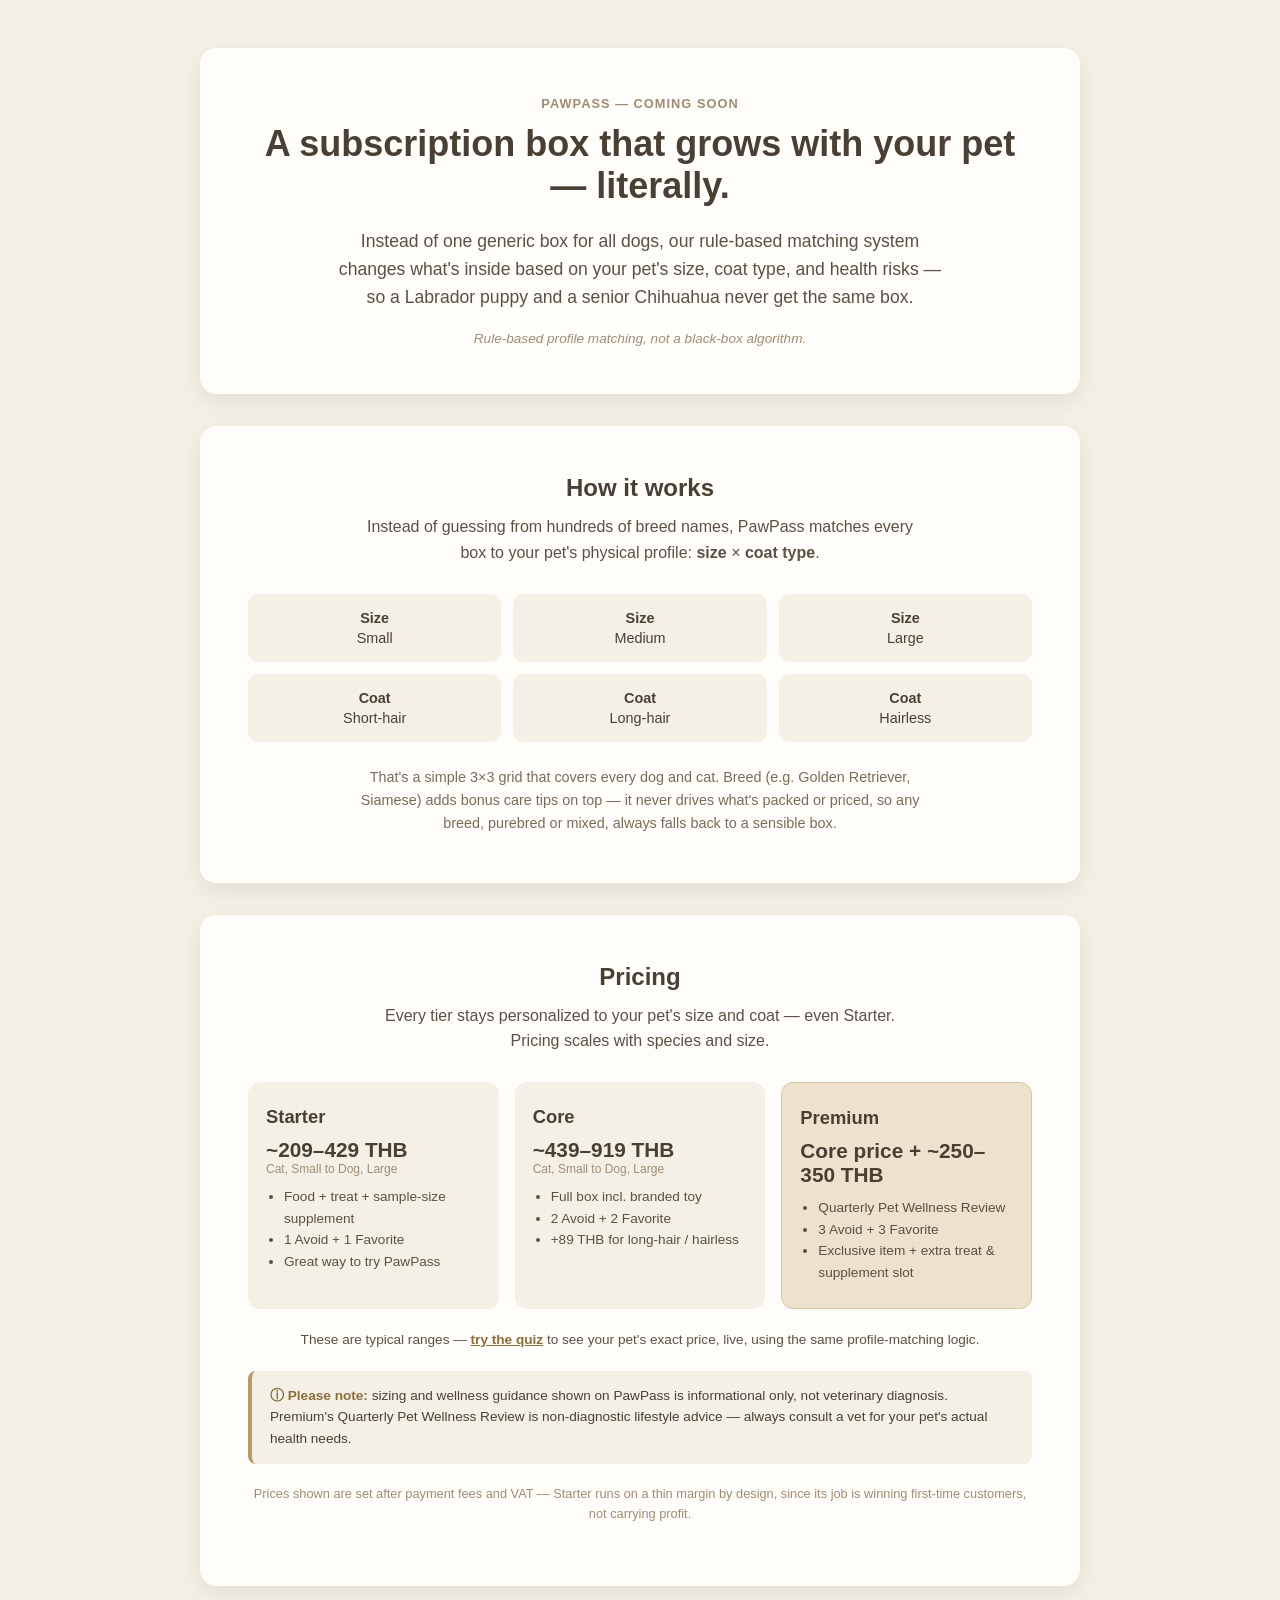
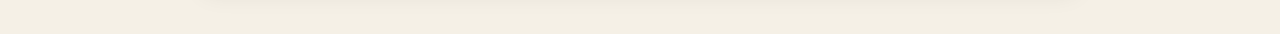
<file: index.html>
<!doctype html>
<html lang="en">
<head>
  <meta charset="UTF-8" />
  <meta name="viewport" content="width=device-width, initial-scale=1.0" />
  <meta name="description" content="PawPass is a monthly subscription box for dogs and cats in Thailand, personalized by your pet's size and coat type." />
  <title>PawPass</title>
  <link rel="icon" href="data:image/svg+xml,<svg xmlns='http://www.w3.org/2000/svg' viewBox='0 0 100 100'><text y='.9em' font-size='90'>🐾</text></svg>" />
  <link rel="stylesheet" href="styles.css" />
  <style>
    /* Hero */
    .hero {
      text-align: center;
    }

    .hero .eyebrow {
      letter-spacing: 0.08em;
      text-transform: uppercase;
      font-size: 0.8rem;
      color: #a08c74;
      font-weight: 600;
      margin-bottom: 12px;
    }

    .hero h1 {
      margin: 0 0 20px;
      font-size: 2.25rem;
      font-weight: 700;
    }

    .hero p {
      font-size: 1.1rem;
      line-height: 1.6;
      max-width: 620px;
      margin: 0 auto;
      color: #5c5044;
    }

    .hero .note {
      margin-top: 20px;
      font-size: 0.85rem;
      color: #a08c74;
      font-style: italic;
    }

    /* How it works */
    .matrix {
      display: grid;
      grid-template-columns: repeat(3, 1fr);
      gap: 12px;
      margin-bottom: 24px;
    }

    .matrix .cell {
      background-color: #f5f0e6;
      border-radius: 10px;
      padding: 16px 12px;
      text-align: center;
      font-size: 0.9rem;
      color: #4a3f35;
    }

    .matrix .cell strong {
      display: block;
      margin-bottom: 4px;
    }

    .how-note {
      font-size: 0.9rem;
      color: #7a6c5b;
      text-align: center;
      max-width: 560px;
      margin: 0 auto;
      line-height: 1.6;
    }

    /* Pricing */
    .pricing-grid {
      display: grid;
      grid-template-columns: repeat(3, 1fr);
      gap: 16px;
    }

    .tier {
      background-color: #f5f0e6;
      border-radius: 12px;
      padding: 24px 18px;
      display: flex;
      flex-direction: column;
      gap: 10px;
    }

    .tier.premium {
      background-color: #ece2cd;
      border: 1px solid #d8c6a5;
    }

    .tier h3 {
      margin: 0;
      font-size: 1.15rem;
    }

    .tier .price {
      font-size: 1.3rem;
      font-weight: 700;
      color: #4a3f35;
    }

    .tier .price span {
      font-size: 0.75rem;
      font-weight: 400;
      color: #a08c74;
      display: block;
    }

    .tier ul {
      margin: 0;
      padding-left: 18px;
      font-size: 0.85rem;
      line-height: 1.6;
      color: #5c5044;
    }

    .pricing-note {
      margin-top: 20px;
      font-size: 0.8rem;
      color: #a08c74;
      text-align: center;
      line-height: 1.6;
    }

    .cta-note {
      margin-top: 20px;
      font-size: 0.85rem;
      color: #5c5044;
      text-align: center;
      line-height: 1.6;
    }

    .cta-note a {
      color: #8a6d3b;
      font-weight: 600;
    }

    @media (max-width: 640px) {
      .matrix,
      .pricing-grid {
        grid-template-columns: 1fr;
      }
    }
  </style>
</head>
<body>
  <div class="wrap">

    <!-- Hero -->
    <section class="card hero">
      <div class="eyebrow">PawPass — coming soon</div>
      <h1>A subscription box that grows with your pet — literally.</h1>
      <p>
        Instead of one generic box for all dogs, our rule-based matching system changes
        what's inside based on your pet's size, coat type, and health risks — so a
        Labrador puppy and a senior Chihuahua never get the same box.
      </p>
      <div class="note">Rule-based profile matching, not a black-box algorithm.</div>
    </section>

    <!-- How it works -->
    <section class="card">
      <h2>How it works</h2>
      <p class="section-intro">
        Instead of guessing from hundreds of breed names, PawPass matches every box to
        your pet's physical profile: <strong>size</strong> × <strong>coat type</strong>.
      </p>
      <div class="matrix">
        <div class="cell"><strong>Size</strong>Small</div>
        <div class="cell"><strong>Size</strong>Medium</div>
        <div class="cell"><strong>Size</strong>Large</div>
        <div class="cell"><strong>Coat</strong>Short-hair</div>
        <div class="cell"><strong>Coat</strong>Long-hair</div>
        <div class="cell"><strong>Coat</strong>Hairless</div>
      </div>
      <p class="how-note">
        That's a simple 3×3 grid that covers every dog and cat. Breed (e.g. Golden
        Retriever, Siamese) adds bonus care tips on top — it never drives what's packed
        or priced, so any breed, purebred or mixed, always falls back to a sensible box.
      </p>
    </section>

    <!-- Pricing -->
    <section class="card">
      <h2>Pricing</h2>
      <p class="section-intro">
        Every tier stays personalized to your pet's size and coat — even Starter.
        Pricing scales with species and size.
      </p>
      <div class="pricing-grid">
        <div class="tier">
          <h3>Starter</h3>
          <div class="price" id="starter-price">~209–429 THB<span>Cat, Small to Dog, Large</span></div>
          <ul>
            <li>Food + treat + sample-size supplement</li>
            <li>1 Avoid + 1 Favorite</li>
            <li>Great way to try PawPass</li>
          </ul>
        </div>
        <div class="tier">
          <h3>Core</h3>
          <div class="price" id="core-price">~439–919 THB<span>Cat, Small to Dog, Large</span></div>
          <ul>
            <li>Full box incl. branded toy</li>
            <li>2 Avoid + 2 Favorite</li>
            <li id="core-addon">+89 THB for long-hair / hairless</li>
          </ul>
        </div>
        <div class="tier premium">
          <h3>Premium</h3>
          <div class="price" id="premium-price">Core price + ~250–350 THB</div>
          <ul>
            <li>Quarterly Pet Wellness Review</li>
            <li>3 Avoid + 3 Favorite</li>
            <li>Exclusive item + extra treat &amp; supplement slot</li>
          </ul>
        </div>
      </div>

      <p class="cta-note">
        These are typical ranges — <a href="customize.html">try the quiz</a> to see
        your pet's exact price, live, using the same profile-matching logic.
      </p>

      <div class="disclaimer">
        <strong>ⓘ Please note:</strong> sizing and wellness guidance shown on PawPass
        is informational only, not veterinary diagnosis. Premium's Quarterly Pet
        Wellness Review is non-diagnostic lifestyle advice — always consult a vet for
        your pet's actual health needs.
      </div>

      <p class="pricing-note">
        Prices shown are set after payment fees and VAT — Starter runs on a thin margin
        by design, since its job is winning first-time customers, not carrying profit.
      </p>
    </section>

  </div>

  <!-- Pricing numbers are computed from pricing-data.js (the shared source
       of truth) rather than hand-typed, so this page and the future
       customize quiz (Phase 3) can never drift apart on price. The text
       already in the HTML above is a fallback shown if JS is unavailable. -->
  <script type="module">
    import { PAWPASS_PRICING, getTierPriceRange } from './pricing-data.js';

    const starter = getTierPriceRange('starter');
    const core = getTierPriceRange('core');
    const { addOnMin, addOnMax } = PAWPASS_PRICING.premium;
    const { longHairHairlessAddOn } = PAWPASS_PRICING.core;

    document.getElementById('starter-price').innerHTML =
      `~${starter.min}–${starter.max} THB<span>Cat, Small to Dog, Large</span>`;
    document.getElementById('core-price').innerHTML =
      `~${core.min}–${core.max} THB<span>Cat, Small to Dog, Large</span>`;
    document.getElementById('core-addon').textContent =
      `+${longHairHairlessAddOn} THB for long-hair / hairless`;
    document.getElementById('premium-price').textContent =
      `Core price + ~${addOnMin}–${addOnMax} THB`;
  </script>
</body>
</html>
</file>
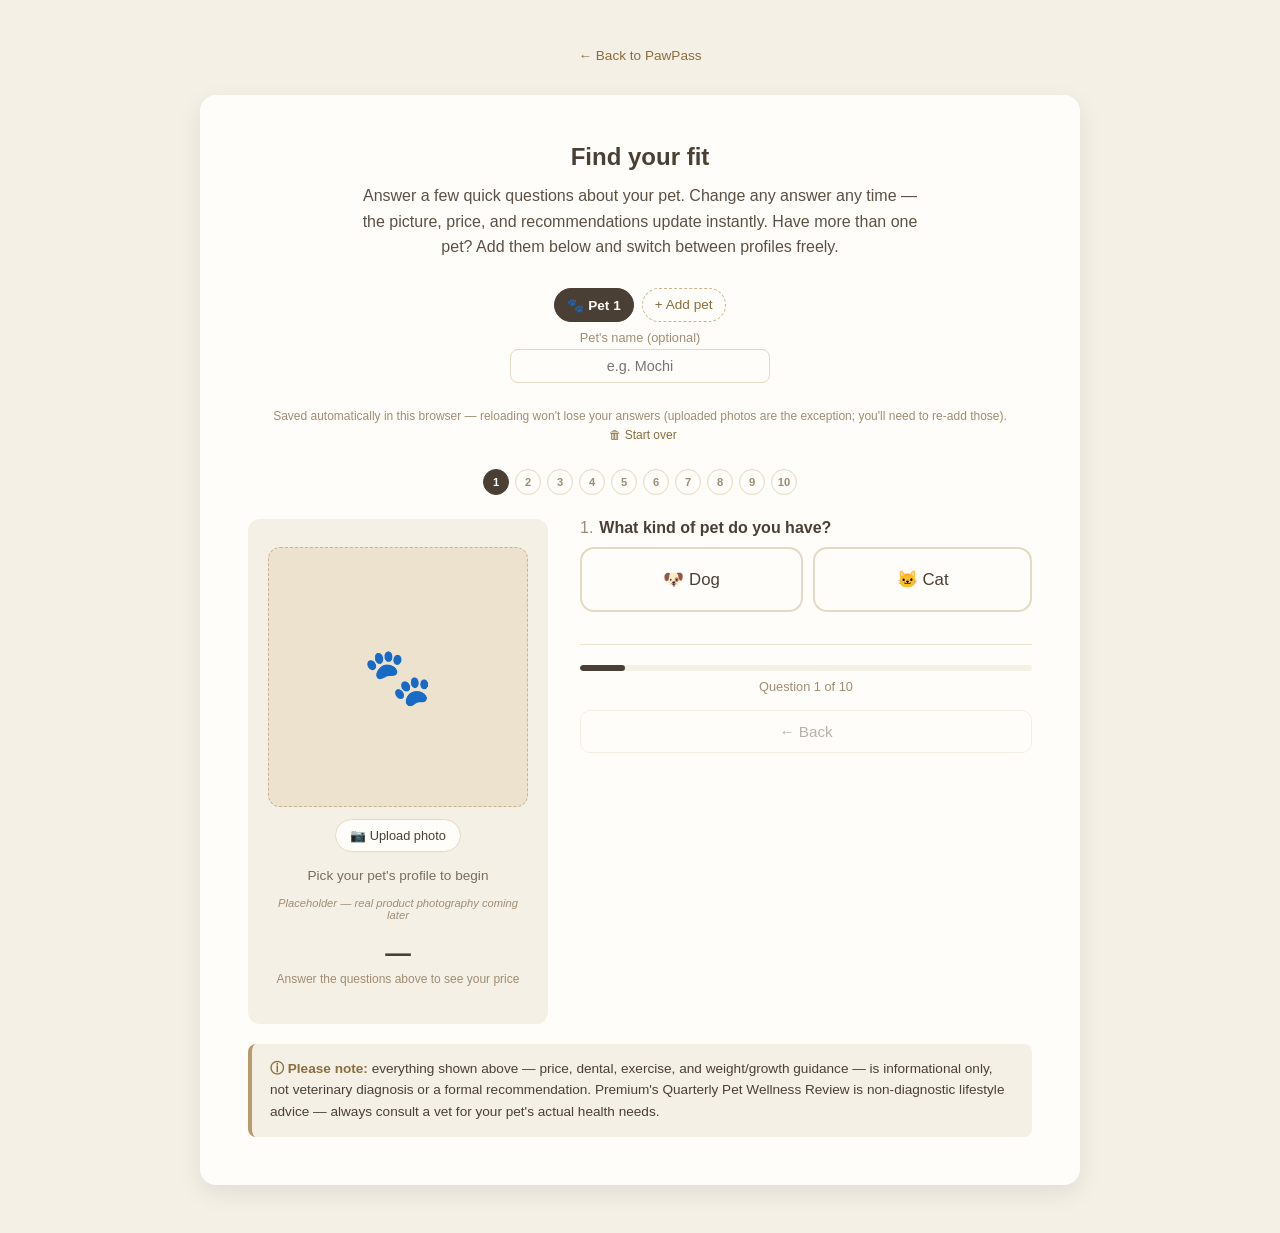
<file: customize.html>
<!doctype html>
<html lang="en">
<head>
  <meta charset="UTF-8" />
  <meta name="viewport" content="width=device-width, initial-scale=1.0" />
  <meta name="description" content="Answer a few quick questions about your pet and see your personalized PawPass box, price, and care recommendations, live." />
  <title>PawPass — Find Your Fit</title>
  <link rel="icon" href="data:image/svg+xml,<svg xmlns='http://www.w3.org/2000/svg' viewBox='0 0 100 100'><text y='.9em' font-size='90'>🐾</text></svg>" />
  <link rel="stylesheet" href="styles.css" />
  <style>
    .top-nav {
      text-align: center;
    }

    /* Pet tabs (multi-pet quick-switch) */
    .pet-tabs {
      display: flex;
      gap: 8px;
      flex-wrap: wrap;
      justify-content: center;
      margin-bottom: 8px;
    }

    .pet-tab {
      display: inline-flex;
      align-items: center;
      gap: 6px;
      padding: 8px 12px;
      border-radius: 999px;
      border: 1.5px solid #e4d9c4;
      background-color: #fffdf9;
      color: #4a3f35;
      font-size: 0.85rem;
      cursor: pointer;
    }

    .pet-tab[aria-current="true"] {
      background-color: #4a3f35;
      border-color: #4a3f35;
      color: #fffdf9;
      font-weight: 600;
    }

    .pet-tab .remove-pet {
      opacity: 0.6;
      font-size: 0.75rem;
    }

    .pet-tab .remove-pet:hover {
      opacity: 1;
    }

    .add-pet-btn {
      padding: 8px 12px;
      border-radius: 999px;
      border: 1.5px dashed #c8b48c;
      background-color: transparent;
      color: #8a6d3b;
      font-size: 0.85rem;
      cursor: pointer;
    }

    .add-pet-btn:hover {
      background-color: #f5f0e6;
    }

    .pet-name-row {
      text-align: center;
      margin-bottom: 24px;
    }

    .pet-name-row label {
      display: block;
      font-size: 0.8rem;
      color: #a08c74;
      margin-bottom: 4px;
    }

    .pet-name-row input[type="text"] {
      width: 100%;
      max-width: 260px;
      padding: 8px 12px;
      border-radius: 8px;
      border: 1.5px solid #e4d9c4;
      background-color: #fffdf9;
      color: #4a3f35;
      font-size: 0.9rem;
      text-align: center;
    }

    .autosave-note {
      text-align: center;
      font-size: 0.75rem;
      color: #a08c74;
      margin: 0 0 24px;
      line-height: 1.6;
    }

    .autosave-note .back-link {
      margin-left: 6px;
      font-size: 0.75rem;
    }

    .step-dots {
      display: flex;
      justify-content: center;
      flex-wrap: wrap;
      gap: 6px;
      margin-bottom: 24px;
    }

    /* Same [hidden]-vs-own-display-rule issue as .quiz-layout above. */
    .step-dots[hidden] {
      display: none;
    }

    .step-dot {
      width: 26px;
      height: 26px;
      border-radius: 50%;
      border: 1.5px solid #e4d9c4;
      background-color: #fffdf9;
      color: #a08c74;
      font-size: 0.7rem;
      font-weight: 600;
      cursor: pointer;
      display: flex;
      align-items: center;
      justify-content: center;
      padding: 0;
    }

    .step-dot:hover {
      border-color: #c8b48c;
    }

    .step-dot.answered {
      border-color: #8a6d3b;
      color: #8a6d3b;
    }

    .step-dot.current {
      background-color: #4a3f35;
      border-color: #4a3f35;
      color: #fffdf9;
    }

    .review-toggle-btn {
      display: block;
      margin: 0 auto 20px;
    }

    .review-toggle-btn[hidden] {
      display: none;
    }

    .review-table-wrap {
      overflow-x: auto; /* many pets can make this wider than the card — scroll, don't break layout */
    }

    .review-table {
      width: 100%;
      border-collapse: collapse;
      font-size: 0.85rem;
    }

    .review-table th,
    .review-table td {
      padding: 10px 14px;
      text-align: left;
      border-bottom: 1px solid #f5f0e6;
      white-space: nowrap;
    }

    .review-table thead th {
      color: #4a3f35;
      font-size: 0.9rem;
    }

    .review-table tbody th {
      color: #a08c74;
      font-weight: 600;
      white-space: nowrap;
    }

    .review-edit-btn {
      display: block;
      margin-top: 4px;
      padding: 4px 10px;
      border-radius: 999px;
      border: 1.5px solid #e4d9c4;
      background-color: #fffdf9;
      color: #8a6d3b;
      font-size: 0.7rem;
      cursor: pointer;
      font-weight: 400;
    }

    .review-edit-btn:hover {
      border-color: #c8b48c;
      background-color: #f5f0e6;
    }

    .quiz-layout {
      display: grid;
      grid-template-columns: 300px 1fr;
      gap: 32px;
      align-items: start;
    }

    /* The [hidden] attribute alone can't hide this — the browser's
       built-in [hidden]{display:none} is a low-priority user-agent
       rule, and .quiz-layout's own `display: grid` above (an author
       rule) always wins over it regardless of specificity or order.
       Needed once .quiz-layout started being toggled (all-pets review). */
    .quiz-layout[hidden] {
      display: none;
    }

    /* Photo pane — sits beside the quiz on desktop/web */
    .photo-pane {
      position: sticky;
      top: 24px;
      background-color: #f5f0e6;
      border-radius: 12px;
      padding: 28px 20px;
      text-align: center;
    }

    .photo-box {
      position: relative; /* containing block for .photo-box img below */
      width: 100%;
      aspect-ratio: 1 / 1;
      border-radius: 12px;
      background-color: #ece2cd;
      border: 1px dashed #c8b48c;
      display: flex;
      flex-direction: column;
      align-items: center;
      justify-content: center;
      font-size: 3.5rem;
      transition: transform 0.15s ease;
    }

    .photo-box.pulse {
      transform: scale(1.04);
    }

    .photo-box img {
      /* Absolutely positioned (relative to .photo-box, set above)
         instead of a percentage height inside a flex column — that
         combination is a known-unreliable pattern across browsers even
         where the spec technically resolves it, and matches the
         reported bug exactly: the image loads with no error, it just
         never becomes visually sized. This sidesteps flex percentage
         resolution entirely by sizing directly against the parent box. */
      position: absolute;
      inset: 0;
      width: 100%;
      height: 100%;
      object-fit: cover;
      border-radius: 11px; /* just under the box's 12px so the border shows */
    }

    .photo-upload-row {
      display: flex;
      justify-content: center;
      gap: 8px;
      margin-top: 12px;
    }

    .upload-btn {
      display: inline-block;
      padding: 8px 14px;
      border-radius: 999px;
      border: 1.5px solid #e4d9c4;
      background-color: #fffdf9;
      color: #4a3f35;
      font-size: 0.8rem;
      cursor: pointer;
    }

    .upload-btn:hover {
      border-color: #c8b48c;
      background-color: #f5f0e6;
    }

    .remove-photo-btn {
      padding: 8px 14px;
      border-radius: 999px;
      border: 1.5px solid #e4d9c4;
      background-color: #fffdf9;
      color: #b04a3f;
      font-size: 0.8rem;
      cursor: pointer;
    }

    .remove-photo-btn:hover {
      border-color: #b04a3f;
    }

    .photo-upload-error {
      margin: 10px 0 0;
      font-size: 0.75rem;
      color: #b04a3f;
      line-height: 1.5;
    }

    .photo-caption {
      margin-top: 14px;
      font-size: 0.85rem;
      color: #7a6c5b;
      line-height: 1.5;
    }

    .photo-placeholder-note {
      margin-top: 10px;
      font-size: 0.7rem;
      color: #a08c74;
      font-style: italic;
    }

    .live-price {
      margin-top: 18px;
      font-size: 1.6rem;
      font-weight: 700;
      color: #4a3f35;
    }

    .live-price span {
      display: block;
      font-size: 0.75rem;
      font-weight: 400;
      color: #a08c74;
      margin-top: 4px;
    }

    /* Quiz pane */
    .question {
      margin-bottom: 28px;
    }

    .question:last-child {
      margin-bottom: 0;
    }

    .question .q-label {
      display: block;
      font-weight: 600;
      margin-bottom: 4px;
      font-size: 1rem;
    }

    .question .q-num {
      color: #a08c74;
      font-weight: 400;
      margin-right: 6px;
    }

    .info-icon {
      display: inline-block;
      margin-left: 4px;
      font-size: 0.8rem;
      font-weight: 400;
      color: #a08c74;
      cursor: pointer;
      /* reset button defaults — this used to be a <span>, converted to
         a real <button> since a title-attribute hover tooltip does
         nothing on click/tap (the bug: "didn't work" on touch devices
         and for anyone expecting a click response). */
      background: none;
      border: none;
      padding: 0;
      font-family: inherit;
    }

    .info-popover {
      position: fixed;
      max-width: 260px;
      background-color: #4a3f35;
      color: #fffdf9;
      padding: 10px 14px;
      border-radius: 8px;
      font-size: 0.8rem;
      line-height: 1.45;
      box-shadow: 0 4px 14px rgba(0, 0, 0, 0.2);
      z-index: 100;
    }

    .options {
      display: flex;
      gap: 10px;
      flex-wrap: wrap;
      margin-top: 10px;
    }

    .option-btn {
      flex: 1 1 auto;
      min-width: 130px;
      min-height: 64px;
      padding: 20px 24px;
      border-radius: 14px;
      border: 2px solid #e4d9c4;
      background-color: #fffdf9;
      color: #4a3f35;
      font-size: 1.05rem;
      font-weight: 500;
      cursor: pointer;
      transition: border-color 0.15s ease, background-color 0.15s ease, transform 0.1s ease;
    }

    .option-btn:hover {
      border-color: #c8b48c;
      transform: translateY(-1px);
    }

    .option-btn[aria-pressed="true"] {
      background-color: #4a3f35;
      border-color: #4a3f35;
      color: #fffdf9;
      font-weight: 600;
    }

    .option-sub {
      display: block;
      font-size: 0.75rem;
      font-weight: 400;
      color: #a08c74;
      margin-top: 4px;
    }

    .option-btn[aria-pressed="true"] .option-sub {
      color: #d8c6a5;
    }

    .date-input,
    .number-input,
    .breed-select {
      margin-top: 10px;
      padding: 10px 14px;
      border-radius: 10px;
      border: 1.5px solid #e4d9c4;
      background-color: #fffdf9;
      color: #4a3f35;
      font-size: 0.9rem;
      width: 100%;
      max-width: 260px;
    }

    .q-optional {
      font-weight: 400;
      font-size: 0.75rem;
      color: #a08c74;
    }

    .q-required {
      font-weight: 600;
      font-size: 0.75rem;
      color: #b04a3f;
    }

    @media (max-width: 720px) {
      .quiz-layout {
        grid-template-columns: 1fr;
      }
      .photo-pane {
        position: static;
      }
    }

    /* Pick Two */
    .pick-two-group {
      margin-top: 16px;
    }

    .pick-two-group .pt-label {
      display: block;
      font-size: 0.85rem;
      font-weight: 600;
      margin-bottom: 6px;
    }

    .pick-two-group .pt-limit {
      font-weight: 400;
      color: #a08c74;
    }

    .tag-btn {
      padding: 8px 14px;
      border-radius: 999px;
      border: 1.5px solid #e4d9c4;
      background-color: #fffdf9;
      color: #4a3f35;
      font-size: 0.85rem;
      cursor: pointer;
      transition: border-color 0.15s ease, background-color 0.15s ease;
    }

    .tag-btn:hover {
      border-color: #c8b48c;
    }

    .tag-btn[aria-pressed="true"] {
      font-weight: 600;
    }

    .options[data-mode="avoid"] .tag-btn[aria-pressed="true"] {
      background-color: #b04a3f;
      border-color: #b04a3f;
      color: #fffdf9;
    }

    .options[data-mode="favorite"] .tag-btn[aria-pressed="true"] {
      background-color: #5c8a5c;
      border-color: #5c8a5c;
      color: #fffdf9;
    }

    .pt-hint {
      margin-top: 6px;
      font-size: 0.75rem;
      color: #b04a3f;
      min-height: 1em;
    }

    .pick-two-summary {
      margin-top: 10px;
      font-size: 0.75rem;
      color: #7a6c5b;
      line-height: 1.5;
    }

    .custom-flavor-block {
      margin-top: 18px;
      padding-top: 14px;
      border-top: 1px dashed #e4d9c4;
    }

    .custom-flavor-list {
      display: flex;
      flex-wrap: wrap;
      gap: 8px;
      margin-bottom: 10px;
    }

    .custom-flavor-chip {
      display: inline-flex;
      align-items: center;
      gap: 6px;
      padding: 6px 10px;
      border-radius: 999px;
      background-color: #ece2cd;
      color: #4a3f35;
      font-size: 0.8rem;
    }

    .custom-flavor-chip .remove-chip {
      cursor: pointer;
      opacity: 0.6;
      font-size: 0.75rem;
    }

    .custom-flavor-chip .remove-chip:hover {
      opacity: 1;
    }

    .custom-flavor-add {
      display: flex;
      gap: 8px;
    }

    .custom-flavor-add input[type="text"] {
      flex: 1;
      min-width: 0;
      padding: 8px 12px;
      border-radius: 8px;
      border: 1.5px solid #e4d9c4;
      background-color: #fffdf9;
      color: #4a3f35;
      font-size: 0.85rem;
    }

    .tag-add-btn {
      padding: 8px 14px;
      border-radius: 8px;
      border: 1.5px solid #e4d9c4;
      background-color: #fffdf9;
      color: #8a6d3b;
      font-size: 0.85rem;
      cursor: pointer;
      white-space: nowrap;
    }

    .tag-add-btn:hover {
      border-color: #c8b48c;
      background-color: #f5f0e6;
    }

    .tier-features {
      background-color: #f5f0e6;
      border-radius: 12px;
      padding: 20px 24px;
    }

    .tier-features h2 {
      margin-bottom: 8px;
      text-align: left;
      font-size: 1.15rem;
    }

    .tier-features ul {
      margin: 0;
      padding-left: 18px;
      font-size: 0.9rem;
      line-height: 1.7;
      color: #5c5044;
    }

    /* Recommendations */
    .recommendations {
      margin-top: 32px;
      padding-top: 28px;
      border-top: 1px solid #ece2cd;
    }

    .rec-empty-note {
      font-size: 0.85rem;
      color: #a08c74;
      font-style: italic;
      text-align: center;
    }

    /* Same [hidden]-vs-own-display-rule conflict as .quiz-layout/.step-
       dots below — this one predates today: recDental/recExercise/
       recSecret/recWeight all set .hidden based on whether they should
       show, but .rec-item's own `display: flex` (an author rule)
       always won over the browser's [hidden]{display:none} default,
       meaning these rows likely never actually hid, possibly showing
       empty/stale content when they shouldn't have appeared at all. */
    .rec-item[hidden] {
      display: none;
    }

    .rec-item {
      display: flex;
      gap: 10px;
      align-items: flex-start;
      padding: 12px 0;
      border-bottom: 1px solid #f5f0e6;
      font-size: 0.9rem;
      line-height: 1.55;
    }

    .rec-item:last-child {
      border-bottom: none;
    }

    .rec-icon {
      font-size: 1.1rem;
      flex-shrink: 0;
    }

    .rec-item strong {
      display: block;
      font-size: 0.85rem;
      margin-bottom: 2px;
    }

    .rec-source-tag {
      display: inline-block;
      margin-left: 6px;
      font-size: 0.7rem;
      color: #a08c74;
      font-weight: 400;
    }

    .reroll-btn {
      display: block;
      margin-top: 6px;
      padding: 4px 10px;
      border-radius: 999px;
      border: 1.5px solid #e4d9c4;
      background-color: #fffdf9;
      color: #8a6d3b;
      font-size: 0.75rem;
      cursor: pointer;
    }

    .reroll-btn:hover {
      border-color: #c8b48c;
      background-color: #f5f0e6;
    }

    /* Feedback */
    .feedback-section {
      margin-top: 32px;
      padding-top: 28px;
      border-top: 1px solid #ece2cd;
    }

    .feedback-tag-row {
      display: flex;
      align-items: center;
      gap: 10px;
      margin-top: 10px;
    }

    .feedback-tag-row .ft-name {
      min-width: 100px;
      font-size: 0.85rem;
    }

    .feedback-tag-btn {
      padding: 6px 12px;
      border-radius: 8px;
      border: 1.5px solid #e4d9c4;
      background-color: #fffdf9;
      color: #4a3f35;
      font-size: 0.85rem;
      cursor: pointer;
    }

    .feedback-tag-btn:hover {
      border-color: #c8b48c;
    }

    .feedback-tag-btn.like[aria-pressed="true"] {
      background-color: #5c8a5c;
      border-color: #5c8a5c;
      color: #fffdf9;
    }

    .feedback-tag-btn.dislike[aria-pressed="true"] {
      background-color: #b04a3f;
      border-color: #b04a3f;
      color: #fffdf9;
    }

    .feedback-history {
      list-style: none;
      margin: 16px 0 0;
      padding: 0;
      font-size: 0.8rem;
      color: #7a6c5b;
      line-height: 1.6;
    }

    .feedback-history li {
      padding: 6px 0;
      border-bottom: 1px solid #f5f0e6;
    }

    .feedback-history li:last-child {
      border-bottom: none;
    }

    .consent-block {
      margin-top: 20px;
      padding: 14px 16px;
      background-color: #f5f0e6;
      border-radius: 10px;
    }

    .consent-row {
      display: flex;
      align-items: flex-start;
      gap: 8px;
      font-size: 0.82rem;
      line-height: 1.5;
      color: #5c5044;
      margin-bottom: 10px;
      cursor: pointer;
    }

    .consent-row:last-of-type {
      margin-bottom: 0;
    }

    .consent-row input[type="checkbox"] {
      margin-top: 3px;
      flex-shrink: 0;
    }

    .consent-hint {
      margin: 8px 0 0;
      font-size: 0.75rem;
      color: #b04a3f;
      min-height: 1em;
    }

    /* Step navigation */
    .step-nav {
      margin-top: 32px;
      padding-top: 20px;
      border-top: 1px solid #ece2cd;
    }

    .step-progress {
      height: 6px;
      border-radius: 999px;
      background-color: #f5f0e6;
      overflow: hidden;
    }

    .step-progress-bar {
      height: 100%;
      background-color: #4a3f35;
      border-radius: 999px;
      transition: width 0.2s ease;
      width: 0%;
    }

    .step-progress-label {
      margin-top: 8px;
      font-size: 0.8rem;
      color: #a08c74;
      text-align: center;
    }

    .step-nav-buttons {
      display: flex;
      justify-content: space-between;
      gap: 12px;
      margin-top: 16px;
    }

    .step-btn {
      flex: 1;
      padding: 12px 16px;
      border-radius: 10px;
      font-size: 0.95rem;
      cursor: pointer;
    }

    .step-btn.primary {
      background-color: #4a3f35;
      border: 1.5px solid #4a3f35;
      color: #fffdf9;
      font-weight: 600;
    }

    .step-btn.secondary {
      background-color: #fffdf9;
      border: 1.5px solid #e4d9c4;
      color: #4a3f35;
    }

    .step-btn:disabled {
      opacity: 0.4;
      cursor: not-allowed;
    }

  </style>
</head>
<body>
  <div class="wrap">

    <a class="back-link top-nav" href="index.html">← Back to PawPass</a>

    <!-- Shared popover for every ⓘ info button (see .info-icon click
         wiring) — one element, positioned near whichever button was
         clicked, rather than a per-icon tooltip. -->
    <div class="info-popover" id="info-popover" hidden></div>

    <section class="card">
      <h2>Find your fit</h2>
      <p class="section-intro">
        Answer a few quick questions about your pet. Change any answer any time —
        the picture, price, and recommendations update instantly. Have more than
        one pet? Add them below and switch between profiles freely.
      </p>

      <div class="pet-tabs" id="pet-tabs"></div>
      <button type="button" class="back-link review-toggle-btn" id="review-all-btn" hidden>📋 Review all pets</button>
      <div class="pet-name-row">
        <label for="pet-name-input">Pet's name (optional)</label>
        <input type="text" id="pet-name-input" placeholder="e.g. Mochi" />
      </div>
      <p class="autosave-note">
        Saved automatically in this browser — reloading won't lose your answers
        (uploaded photos are the exception; you'll need to re-add those).
        <button type="button" class="back-link" id="start-over-btn">🗑 Start over</button>
      </p>

      <!-- Always-visible step navigation — jump directly to any question
           from anywhere, including straight from the results screen,
           instead of only being able to step Back one question at a
           time after "Edit your answers". -->
      <div class="step-dots" id="step-dots"></div>

      <div class="quiz-layout">

        <!-- Photo pane: side-by-side on desktop, stacks above the quiz on mobile -->
        <div class="photo-pane">
          <div class="photo-box" id="photo-box">
            <span id="photo-emoji">🐾</span>
            <img id="photo-img" alt="Your pet" hidden />
          </div>
          <div class="photo-upload-row">
            <label class="upload-btn" for="photo-upload-input">📷 Upload photo</label>
            <input type="file" accept="image/*" id="photo-upload-input" hidden />
            <button type="button" class="remove-photo-btn" id="remove-photo-btn" hidden>✕ Remove</button>
          </div>
          <p class="photo-upload-error" id="photo-upload-error" hidden></p>
          <div class="photo-caption" id="photo-caption">Pick your pet's profile to begin</div>
          <div class="photo-placeholder-note" id="photo-placeholder-note">Placeholder — real product photography coming later</div>
          <div class="live-price" id="live-price">—</div>
          <div class="pick-two-summary" id="pick-two-summary"></div>
        </div>

        <!-- Quiz pane -->
        <div class="quiz-pane">

          <div class="question" data-question="species" data-required="true">
            <label class="q-label"><span class="q-num">1.</span>What kind of pet do you have?</label>
            <div class="options" data-question="species" role="group" aria-label="What kind of pet do you have?">
              <button type="button" class="option-btn" data-value="dog">🐶 Dog</button>
              <button type="button" class="option-btn" data-value="cat">🐱 Cat</button>
            </div>
          </div>

          <div class="question" data-question="size" data-required="true">
            <label class="q-label"><span class="q-num">2.</span>How big are they?</label>
            <div class="options" data-question="size" role="group" aria-label="How big are they?">
              <button type="button" class="option-btn" data-value="small">Small<span class="option-sub" id="size-small-sub"></span></button>
              <button type="button" class="option-btn" data-value="medium">Medium<span class="option-sub" id="size-medium-sub"></span></button>
              <button type="button" class="option-btn" data-value="large">Large<span class="option-sub" id="size-large-sub"></span></button>
            </div>
          </div>

          <div class="question" data-question="breed">
            <label class="q-label">
              <span class="q-num">3.</span>Breed <span class="q-optional">(optional)</span>
              <button type="button" class="info-icon" data-info="Purely a care-tip bonus layer — it never changes price or packing. Picking a breed pre-fills a typical coat below, which you can still change. Any breed not on this list falls back to the size/coat profile you pick.">ⓘ</button>
            </label>
            <select class="breed-select" id="breed-select">
              <option value="">Pick species first</option>
            </select>
            <input type="text" class="date-input" id="breed-custom-input" placeholder="Type your pet's breed" hidden />
          </div>

          <div class="question" data-question="coat" data-required="true">
            <label class="q-label"><span class="q-num">4.</span>What's their coat like?</label>
            <div class="options" data-question="coat" role="group" aria-label="What's their coat like?">
              <button type="button" class="option-btn" data-value="short-hair">Short-hair</button>
              <button type="button" class="option-btn" data-value="long-hair">Long-hair</button>
              <button type="button" class="option-btn" data-value="hairless">Hairless</button>
            </div>
          </div>

          <div class="question" data-question="weightKg">
            <label class="q-label">
              <span class="q-num">5.</span>Weight (kg)
              <button type="button" class="info-icon" data-info="Used for weight/obesity guidance (adult pets) and the growth chart (puppies/kittens). Not used for pricing.">ⓘ</button>
            </label>
            <input type="number" class="number-input" id="weight-input" min="0" step="0.1" placeholder="e.g. 12.5" />
          </div>

          <div class="question" data-question="dob">
            <label class="q-label">
              <span class="q-num">6.</span>Date of birth <span class="q-optional">(optional, preferred)</span>
              <button type="button" class="info-icon" data-info="Primary source for age-based recommendations (life stage, growth chart). If unknown, adoption date below is used as a fallback estimate.">ⓘ</button>
            </label>
            <input type="date" class="date-input" id="dob-input" />
          </div>

          <div class="question" data-question="adoptionDate">
            <label class="q-label">
              <span class="q-num">7.</span>When did you adopt them? <span class="q-optional">(optional)</span>
              <button type="button" class="info-icon" data-info="Used as a fallback to estimate age only if date of birth above is unknown — assumes ~10 weeks old at adoption, a typical shelter age.">ⓘ</button>
            </label>
            <input type="date" class="date-input" id="adoption-date-input" />
          </div>

          <div class="question" data-question="spayedNeutered">
            <label class="q-label">
              <span class="q-num">8.</span>Spayed or neutered? <span class="q-optional">(optional)</span>
              <button type="button" class="info-icon" data-info="Not used for pricing yet — helps fine-tune the recommendation engine (e.g. calorie needs) as it's built out further.">ⓘ</button>
            </label>
            <div class="options" data-question="spayedNeutered" role="group" aria-label="Spayed or neutered?">
              <button type="button" class="option-btn" data-value="yes">Yes</button>
              <button type="button" class="option-btn" data-value="no">No</button>
              <button type="button" class="option-btn" data-value="unsure">Not sure</button>
            </div>
          </div>

          <div class="question" data-question="tier" data-required="true">
            <label class="q-label"><span class="q-num">9.</span>Which plan sounds right?</label>
            <div class="options" data-question="tier" role="group" aria-label="Which plan sounds right?">
              <button type="button" class="option-btn" data-value="starter">Starter</button>
              <button type="button" class="option-btn" data-value="core">Core</button>
              <button type="button" class="option-btn" data-value="premium">Premium</button>
            </div>
          </div>

          <div class="question">
            <label class="q-label"><span class="q-num">10.</span>Pick Two — permanent Avoid &amp; Favorite</label>
            <!-- No longer gated on "species + tier chosen" — in a linear
                 stepper this is unreachable without those already
                 answered (required steps 1/2/3/9 enforce it), so the
                 old pick-two-locked placeholder was dead code. -->
            <div id="pick-two-body">
              <div class="pick-two-group">
                <span class="pt-label">Avoid <span class="pt-limit" id="avoid-limit-label"></span> — never ships</span>
                <div class="options" data-mode="avoid" id="avoid-options" role="group" aria-label="Avoid flavors"></div>
              </div>
              <div class="pick-two-group">
                <span class="pt-label">Favorite <span class="pt-limit" id="favorite-limit-label"></span> — always included</span>
                <div class="options" data-mode="favorite" id="favorite-options" role="group" aria-label="Favorite flavors"></div>
              </div>
              <div class="pt-hint" id="pick-two-hint"></div>

              <div class="custom-flavor-block">
                <div class="custom-flavor-list" id="custom-flavor-list"></div>
                <div class="custom-flavor-add">
                  <input type="text" id="custom-flavor-input" placeholder="Not on the list? Add your own (e.g. Rabbit)" maxlength="24" />
                  <button type="button" class="tag-add-btn" id="custom-flavor-add-btn">+ Add</button>
                </div>
              </div>
            </div>
          </div>

          <!-- Step navigation: progress + Back/Next, one question visible
               at a time (the rest are hidden by JS) — per the "quiz-style
               flow" UX spec, replacing the old long-scroll layout where
               all 10 questions were visible at once. -->
          <div class="step-nav" id="step-nav">
            <div class="step-progress">
              <div class="step-progress-bar" id="step-progress-bar"></div>
            </div>
            <div class="step-progress-label" id="step-progress-label"></div>
            <div class="step-nav-buttons">
              <button type="button" class="step-btn secondary" id="step-back-btn">← Back</button>
              <button type="button" class="step-btn primary" id="step-next-btn">Next →</button>
            </div>
          </div>

          <!-- Results reveal: shown after the last step instead of being
               stepped through itself — Recommendations/Secret
               item/Taste memory/Feedback form one combined "here's your
               box" moment, not more quiz questions. -->
          <div id="results-view" hidden>
            <button type="button" class="back-link" id="edit-answers-btn" style="margin-bottom: 20px;">✏️ Edit your answers</button>

            <!-- What's included: makes each plan's real differences
                 concrete for the pet's chosen tier specifically, using
                 the same TIER_FEATURES pricing-data.js exports (not a
                 second hand-typed copy of what index.html's pricing
                 cards already say). -->
            <div class="tier-features">
              <h2 id="tier-features-heading"></h2>
              <ul id="tier-features-list"></ul>
            </div>

          <!-- Recommendations and Feedback live inside .quiz-pane (not
               as separate full-width sections below .quiz-layout) so
               the sticky .photo-pane keeps following the visitor
               through the results, not just the profile questions —
               fixes a gap where the live-updating photo used to
               disappear exactly where it mattered most. -->
          <!-- Recommendations: the expanded recommendation engine's results,
               right where a visitor would actually read a health-adjacent
               claim, per the vet disclaimer placement rule established
               earlier for the pricing section. -->
          <div class="recommendations">
            <h2>Recommendations</h2>
            <p class="rec-empty-note" id="rec-empty-note">
              Answer species, size, and either a date of birth or adoption date above
              to see personalized care recommendations here.
            </p>
            <div id="rec-body" hidden>
              <div class="rec-item">
                <span class="rec-icon">📋</span>
                <div><strong>Life stage</strong><span id="rec-life-stage"></span></div>
              </div>
              <div class="rec-item" id="rec-dental" hidden>
                <span class="rec-icon">🦷</span>
                <div><strong>Dental care</strong><span id="rec-dental-text"></span></div>
              </div>
              <div class="rec-item" id="rec-exercise" hidden>
                <span class="rec-icon">🏃</span>
                <div><strong>Exercise<span class="rec-source-tag" id="rec-exercise-source"></span></strong><span id="rec-exercise-text"></span></div>
              </div>
              <div class="rec-item" id="rec-weight" hidden>
                <span class="rec-icon">⚖️</span>
                <div><strong id="rec-weight-label">Weight guidance</strong><span id="rec-weight-text"></span></div>
              </div>
              <div class="rec-item" id="rec-secret" hidden>
                <span class="rec-icon">✨</span>
                <div>
                  <strong>Secret item</strong>
                  <span id="rec-secret-text"></span>
                  <button type="button" class="reroll-btn" id="secret-reroll-btn">🎲 Try another</button>
                </div>
              </div>
              <div class="rec-item" id="rec-taste-memory">
                <span class="rec-icon">🧠</span>
                <div><strong>Taste memory</strong><span id="rec-taste-memory-text"></span></div>
              </div>
            </div>
          </div>

          <!-- Post-order feedback (Section 7) — simulated here since this
               demo has no real order/checkout lifecycle to trigger it after
               an actual shipped box. Submitting feeds pet.feedbackHistory,
               which is what makes the obesity-guidance override above and
               Taste memory below go from "architecture-only" to live. -->
          <div class="feedback-section">
            <h2>Feedback <span class="q-optional">(simulates a delivered box)</span></h2>
            <div id="feedback-body" hidden>
              <p class="section-intro" style="margin-bottom:16px;">
                In a real launch this would trigger automatically after each box ships
                (Section 7). Here, simulate submitting feedback to see Taste memory and
                weight guidance react.
              </p>
              <div class="question">
                <label class="q-label">Portion size</label>
                <div class="options" data-question="pendingPortion" role="group" aria-label="Portion size">
                  <button type="button" class="option-btn" data-value="too much">Too much</button>
                  <button type="button" class="option-btn" data-value="right">Just right</button>
                  <button type="button" class="option-btn" data-value="too little">Too little</button>
                </div>
              </div>
              <div class="question">
                <label class="q-label">Did they like each flavor? <span class="q-optional">(optional, any number)</span></label>
                <div id="feedback-tags"></div>
              </div>

              <!-- PDPA consent, captured at the point of collection (Thai PDPA,
                   enforced since June 1, 2022, requires explicit consent
                   before/at collection — Section 9's flagged gap). Two
                   separate purposes, not bundled into one checkbox: using
                   the feedback to personalize this pet's box (Section 7,
                   core to the service) vs. including it in aggregated,
                   de-identified trend insights sold to pet brand partners
                   (Section 7's data-as-product angle, framed as "aggregated
                   insights," never "selling customer data," per the brief). -->
              <div class="consent-block">
                <label class="consent-row">
                  <input type="checkbox" id="consent-personalize" />
                  I consent to this feedback being used to personalize my pet's box
                  (Pick Two suggestions, taste memory, portion sizing).
                  <span class="q-required">(required)</span>
                </label>
                <label class="consent-row">
                  <input type="checkbox" id="consent-aggregate" />
                  Also include my anonymized feedback in aggregated trend insights
                  shared with pet brand partners
                  <button type="button" class="info-icon" data-info="Only de-identified, aggregated trends are ever shared (e.g. 'medium-dog owners in Bangkok reject fish treats at 2x the rate of other cities') — never your individual feedback or identity. Optional — personalization above works the same either way.">ⓘ</button>
                  <span class="q-optional">(optional)</span>
                </label>
                <p class="consent-hint" id="consent-hint"></p>
              </div>

              <button type="button" class="add-pet-btn" id="submit-feedback-btn">Submit feedback for this box</button>
              <ul class="feedback-history" id="feedback-history-list"></ul>
            </div>
          </div>

          </div>
          <!-- /results-view -->

        </div>
      </div>

      <!-- All-pets review: a side-by-side comparison table, shown
           instead of .quiz-layout when toggled — useful once more than
           one pet exists, to compare profiles/prices/picks at a glance
           and jump directly into editing any of them. -->
      <div id="all-pets-review" hidden>
        <div class="review-table-wrap">
          <table class="review-table" id="review-table"></table>
        </div>
      </div>

      <div class="disclaimer">
        <strong>ⓘ Please note:</strong> everything shown above — price, dental,
        exercise, and weight/growth guidance — is informational only, not
        veterinary diagnosis or a formal recommendation. Premium's Quarterly Pet
        Wellness Review is non-diagnostic lifestyle advice — always consult a vet
        for your pet's actual health needs.
      </div>
    </section>

  </div>

  <script type="module">
    import { getStarterPrice, getCorePrice, getPremiumPriceRange, TIER_FEATURES } from './pricing-data.js';
    import {
      TIER1_BREEDS, BREED_TYPICAL_COAT, SIZE_WEIGHT_BOUNDS_KG,
      getAgeMonths, getLifeStage, getDentalRisk, DENTAL_RECOMMENDATION,
      getExerciseTip, getObesityGuidance, getGrowthGuidance,
    } from './recommendations-data.js';
    import { FLAVOR_TAGS_BY_SPECIES, getSecretItemPreview, getTasteMemoryExclusions } from './catalog-data.js';

    // --- Multi-pet data model ---
    // Each pet holds its own full set of answers. Only one pet is
    // "active" (shown in the quiz/photo pane) at a time; switching tabs
    // swaps which pet's data the quiz reads from and writes to.
    let nextPetId = 1;
    function createPet() {
      const id = nextPetId++;
      return {
        id,
        name: `Pet ${id}`,
        species: null,
        size: null,
        coat: null,
        breed: null,
        // True while the breed <select>'s "Other (type your own)"
        // option is chosen — tracked separately from `breed` itself
        // (which is null until they actually type something) so the
        // custom text input doesn't immediately hide itself on the
        // next render just because there's no breed value yet.
        customBreedMode: false,
        weightKg: null,
        dob: '',
        adoptionDate: '',
        spayedNeutered: null,
        tier: null,
        avoids: new Set(),
        favorites: new Set(),
        // "Fill in yourself" flavors, per pet — extends the fixed
        // FLAVOR_TAGS_BY_SPECIES list for this pet only (species-change
        // clears it, same as avoids/favorites, since it's the same
        // flavor-vocabulary concept). Selectable in both Pick Two and
        // the Feedback section's taste reactions, same as fixed tags.
        customFlavorTags: [],
        // Post-order portion feedback (Section 7). Simulated in this
        // build via the Feedback section below, since there's no real
        // order/checkout lifecycle to trigger it after an actual shipped
        // box. Mixed entry shapes: { portion, order } from the portion
        // question, { category, liked, order } per flavor reaction —
        // read by getObesityGuidance and getTasteMemoryExclusions.
        feedbackHistory: [],
        orderCount: 0,
        // Draft state for the not-yet-submitted feedback form — cleared
        // on submit. pendingPortion reuses the generic single-select
        // option-group wiring (data-question="pendingPortion").
        pendingPortion: null,
        pendingTasteFeedback: {}, // { [flavorTag]: true|false }
        // Per-pet, not global DOM state — otherwise checking a consent
        // box for one pet would leak into another pet's unsubmitted
        // form on switch. Reset on submit, same as the rest of the draft.
        pendingConsent: { personalize: false, aggregate: false },
        // Bumped by the "🎲 Try another" button to deliberately change
        // the secret-item pick's seed — otherwise the pick stays stable
        // across re-renders (see catalog-data.js's hashSeed comment).
        secretItemRerollCount: 0,
        // Stepper position — per-pet, so switching pets resumes exactly
        // where that pet was left, rather than always restarting at
        // step 0. showResults toggles the Pick Two step vs. the combined
        // results reveal; currentStep itself doesn't change when
        // entering/leaving results, so "Edit answers" just flips
        // showResults back without needing to recompute a step index.
        currentStep: 0,
        showResults: false,
        // User-uploaded photo, per pet. An object URL (not a data URL)
        // for memory efficiency — must be revoked with
        // URL.revokeObjectURL when replaced or when the pet is removed,
        // or the browser holds the image data for the whole session.
        photoUrl: null,
        // Per-pet (not a shared module-level variable) — a shared timer
        // would let answering a question for one pet cancel another
        // pet's still-pending auto-advance if you switch tabs within
        // the 300ms delay window. Found this while reviewing the
        // multi-pet + auto-advance interaction.
        pendingAdvanceTimeout: null,
        // Tracks what the photo box last showed (photoUrl + species),
        // so the pulse animation only restarts when that actually
        // changes — see the render() comment where this is used.
        _lastPhotoSignature: null,
      };
    }

    // --- Local persistence ---
    // Saves pet state to localStorage so an accidental reload (or
    // closing the tab) doesn't lose everything — a real risk mid-demo.
    // Deliberately NOT persisted: photoUrl (an object URL, invalid
    // after reload regardless — storing the image as base64 instead
    // would risk blowing localStorage's ~5-10MB quota with a few
    // pets' worth of photos) and pendingAdvanceTimeout/_lastPhotoSignature
    // (transient UI state, meaningless across a reload).
    const STORAGE_KEY = 'pawpass-quiz-state-v1';

    function serializePet(pet) {
      const { avoids, favorites, photoUrl, pendingAdvanceTimeout, _lastPhotoSignature, ...rest } = pet;
      return { ...rest, avoids: [...avoids], favorites: [...favorites] };
    }

    function deserializePet(data) {
      return {
        ...data,
        avoids: new Set(data.avoids || []),
        favorites: new Set(data.favorites || []),
        photoUrl: null,
        pendingAdvanceTimeout: null,
        _lastPhotoSignature: null,
      };
    }

    function saveState() {
      try {
        localStorage.setItem(STORAGE_KEY, JSON.stringify({
          nextPetId, activePetId, pets: pets.map(serializePet),
        }));
      } catch (e) {
        // Quota exceeded, private browsing, or storage disabled — this
        // is a convenience feature, not critical, so fail silently.
      }
    }

    function loadState() {
      try {
        const raw = localStorage.getItem(STORAGE_KEY);
        if (!raw) return null;
        const data = JSON.parse(raw);
        if (!data || !Array.isArray(data.pets) || !data.pets.length) return null;
        return data;
      } catch (e) {
        return null;
      }
    }

    const savedState = loadState();
    const pets = savedState ? savedState.pets.map(deserializePet) : [createPet()];
    if (savedState) nextPetId = savedState.nextPetId;
    let activePetId = savedState && pets.some((p) => p.id === savedState.activePetId)
      ? savedState.activePetId
      : pets[0].id;
    function getActivePet() {
      return pets.find((p) => p.id === activePetId);
    }

    // Page-level (not per-pet) — whether the all-pets comparison table
    // is showing instead of the active pet's quiz/results view.
    let showAllPetsReview = false;

    // Page-level (not per-pet, unlike pendingAdvanceTimeout) since
    // photoBox is one shared DOM element showing whichever pet is
    // currently active — there's only ever one pulse animation in
    // flight at a time regardless of how many pets exist.
    let pulseTimeout = null;

    const petTabsEl = document.getElementById('pet-tabs');
    const petNameInput = document.getElementById('pet-name-input');
    const startOverBtn = document.getElementById('start-over-btn');
    const reviewAllBtn = document.getElementById('review-all-btn');
    const allPetsReview = document.getElementById('all-pets-review');
    const reviewTable = document.getElementById('review-table');
    const quizLayoutEl = document.querySelector('.quiz-layout');
    const breedSelect = document.getElementById('breed-select');
    const breedCustomInput = document.getElementById('breed-custom-input');
    const weightInput = document.getElementById('weight-input');
    const dobInput = document.getElementById('dob-input');
    const adoptionDateInput = document.getElementById('adoption-date-input');
    const photoBox = document.getElementById('photo-box');
    const photoEmoji = document.getElementById('photo-emoji');
    const photoImg = document.getElementById('photo-img');
    const photoUploadInput = document.getElementById('photo-upload-input');
    const photoUploadError = document.getElementById('photo-upload-error');
    const removePhotoBtn = document.getElementById('remove-photo-btn');
    const photoPlaceholderNote = document.getElementById('photo-placeholder-note');
    const photoCaption = document.getElementById('photo-caption');
    const livePrice = document.getElementById('live-price');
    const pickTwoSummary = document.getElementById('pick-two-summary');
    const avoidOptions = document.getElementById('avoid-options');
    const favoriteOptions = document.getElementById('favorite-options');
    const avoidLimitLabel = document.getElementById('avoid-limit-label');
    const favoriteLimitLabel = document.getElementById('favorite-limit-label');
    const pickTwoHint = document.getElementById('pick-two-hint');
    const customFlavorList = document.getElementById('custom-flavor-list');
    const customFlavorInput = document.getElementById('custom-flavor-input');
    const customFlavorAddBtn = document.getElementById('custom-flavor-add-btn');
    const recEmptyNote = document.getElementById('rec-empty-note');
    const recBody = document.getElementById('rec-body');
    const recLifeStage = document.getElementById('rec-life-stage');
    const recDental = document.getElementById('rec-dental');
    const recDentalText = document.getElementById('rec-dental-text');
    const recExercise = document.getElementById('rec-exercise');
    const recExerciseText = document.getElementById('rec-exercise-text');
    const recExerciseSource = document.getElementById('rec-exercise-source');
    const recWeight = document.getElementById('rec-weight');
    const recWeightLabel = document.getElementById('rec-weight-label');
    const recWeightText = document.getElementById('rec-weight-text');
    const recSecret = document.getElementById('rec-secret');
    const recSecretText = document.getElementById('rec-secret-text');
    const secretRerollBtn = document.getElementById('secret-reroll-btn');
    const recTasteMemoryText = document.getElementById('rec-taste-memory-text');
    const feedbackBody = document.getElementById('feedback-body');
    const feedbackTagsEl = document.getElementById('feedback-tags');
    const submitFeedbackBtn = document.getElementById('submit-feedback-btn');
    const feedbackHistoryList = document.getElementById('feedback-history-list');
    const consentPersonalize = document.getElementById('consent-personalize');
    const consentAggregate = document.getElementById('consent-aggregate');
    const consentHint = document.getElementById('consent-hint');
    const stepProgressBar = document.getElementById('step-progress-bar');
    const stepProgressLabel = document.getElementById('step-progress-label');
    const stepBackBtn = document.getElementById('step-back-btn');
    const stepNextBtn = document.getElementById('step-next-btn');
    const resultsView = document.getElementById('results-view');
    const stepNav = document.getElementById('step-nav');
    const editAnswersBtn = document.getElementById('edit-answers-btn');
    const tierFeaturesHeading = document.getElementById('tier-features-heading');
    const tierFeaturesList = document.getElementById('tier-features-list');
    const infoPopover = document.getElementById('info-popover');

    // The 10 profile-question steps, captured once in DOM order. Only
    // one is shown at a time (per pet, via pet.currentStep) — the "quiz-
    // style flow" the project's UX memory calls for, replacing the old
    // long-scroll layout where all 10 were visible at once.
    const stepEls = [...document.querySelectorAll('.quiz-pane > .question')];

    // Always-visible step-jump dots — one per question, clickable from
    // anywhere (including directly from the results screen) to jump
    // straight to that question, instead of only being able to step
    // Back one at a time after "Edit your answers".
    const stepDotsEl = document.getElementById('step-dots');
    stepEls.forEach((el, i) => {
      const dot = document.createElement('button');
      dot.type = 'button';
      dot.className = 'step-dot';
      dot.textContent = String(i + 1);
      dot.title = el.querySelector('.q-label')?.textContent.trim() || `Question ${i + 1}`;
      dot.addEventListener('click', () => {
        const pet = getActivePet();
        pet.currentStep = i;
        pet.showResults = false;
        render();
      });
      stepDotsEl.appendChild(dot);
    });

    const speciesEmoji = { dog: '🐶', cat: '🐱' };
    const sizeLabel = { small: 'Small', medium: 'Medium', large: 'Large' };
    const coatLabel = { 'short-hair': 'short-hair', 'long-hair': 'long-hair', hairless: 'hairless' };
    const tierLabel = { starter: 'Starter', core: 'Core', premium: 'Premium' };
    const lifeStageLabel = { puppy: 'Puppy', kitten: 'Kitten', adult: 'Adult', senior: 'Senior' };

    const PICK_LIMITS = { starter: 1, core: 2, premium: 3 };

    // Shared by the live price display and the all-pets review table —
    // one place formatting a pet's price text, both reading the exact
    // same pricing-data.js functions either way uses.
    function getPetPriceText(pet) {
      const { species, size, coat, tier } = pet;
      if (!(species && size && coat && tier)) return null;
      if (tier === 'starter') {
        const price = getStarterPrice(species, size);
        return price != null ? `~${price} THB / month` : 'Combination not available yet';
      }
      if (tier === 'core') {
        const price = getCorePrice(species, size, coat);
        return price != null ? `~${price} THB / month` : 'Combination not available yet';
      }
      if (tier === 'premium') {
        const range = getPremiumPriceRange(species, size, coat);
        return range ? `~${range.min}–${range.max} THB / month` : 'Combination not available yet';
      }
      return null;
    }

    // FLAVOR_TAGS_BY_SPECIES now comes from catalog-data.js (imported
    // above) — it used to be a local copy here, which is exactly how
    // "Beef"/"Salmon" once had no matching catalog item at all.

    // Breed <select> options are species-dependent only (shared across
    // any pets of the same species). Tag buttons (Pick Two + Feedback)
    // used to be species-dependent only too, but now also depend on the
    // active pet's own customFlavorTags — a "fill in yourself" flavor
    // is per-pet, so two same-species pets can have different tag sets.
    // Tracked with a combined signature instead of species alone;
    // click/change handlers still always look up getActivePet() fresh.
    let breedOptionsBuiltForSpecies = undefined;
    let tagsBuiltSignature = undefined; // undefined = never built yet
    let feedbackTagsBuiltSignature = undefined;

    function tagSignature(pet) {
      return `${pet.species || ''}|${pet.customFlavorTags.join(',')}`;
    }

    function getFlavorTags(pet) {
      return pet.species ? [...FLAVOR_TAGS_BY_SPECIES[pet.species], ...pet.customFlavorTags] : [];
    }

    function buildTagButtons(pet) {
      avoidOptions.innerHTML = '';
      favoriteOptions.innerHTML = '';
      tagsBuiltSignature = tagSignature(pet);
      const tags = getFlavorTags(pet);
      if (!tags.length) return;
      [
        { container: avoidOptions, key: 'avoids', otherKey: 'favorites' },
        { container: favoriteOptions, key: 'favorites', otherKey: 'avoids' },
      ].forEach(({ container, key, otherKey }) => {
        tags.forEach((tag) => {
          const btn = document.createElement('button');
          btn.type = 'button';
          btn.className = 'tag-btn';
          btn.dataset.value = tag;
          btn.setAttribute('aria-pressed', 'false');
          btn.textContent = tag;
          btn.addEventListener('click', () => {
            const pet = getActivePet();
            const set = pet[key];
            const other = pet[otherKey];
            const limit = PICK_LIMITS[pet.tier] ?? 0;
            if (set.has(tag)) {
              set.delete(tag);
            } else {
              if (set.size >= limit) {
                pickTwoHint.textContent = `You can only pick ${limit} here for the ${tierLabel[pet.tier]} plan — remove one first.`;
                return;
              }
              other.delete(tag); // a flavor can't be both Avoid and Favorite at once
              set.add(tag);
            }
            pickTwoHint.textContent = '';
            render();
          });
          container.appendChild(btn);
        });
      });
    }

    function buildBreedOptions(species) {
      breedSelect.innerHTML = '';
      breedOptionsBuiltForSpecies = species;
      const placeholder = document.createElement('option');
      placeholder.value = '';
      placeholder.textContent = species ? 'Not sure / prefer not to say' : 'Pick species first';
      breedSelect.appendChild(placeholder);
      if (!species) return;
      TIER1_BREEDS[species].forEach((breed) => {
        const opt = document.createElement('option');
        opt.value = breed;
        opt.textContent = breed;
        breedSelect.appendChild(opt);
      });
      const customOpt = document.createElement('option');
      customOpt.value = '__custom__';
      customOpt.textContent = "Other (type your own)";
      breedSelect.appendChild(customOpt);
    }

    // Feedback tag rows (like/dislike per flavor) — same pattern as
    // buildTagButtons, including custom flavors for the active pet.
    function buildFeedbackTagButtons(pet) {
      feedbackTagsEl.innerHTML = '';
      feedbackTagsBuiltSignature = tagSignature(pet);
      const tags = getFlavorTags(pet);
      if (!tags.length) return;
      tags.forEach((tag) => {
        const row = document.createElement('div');
        row.className = 'feedback-tag-row';
        const name = document.createElement('span');
        name.className = 'ft-name';
        name.textContent = tag;
        row.appendChild(name);
        [
          { cls: 'like', label: '👍 Liked', value: true },
          { cls: 'dislike', label: '👎 Disliked', value: false },
        ].forEach(({ cls, label, value }) => {
          const btn = document.createElement('button');
          btn.type = 'button';
          btn.className = `feedback-tag-btn ${cls}`;
          btn.dataset.tag = tag;
          btn.setAttribute('aria-pressed', 'false');
          btn.textContent = label;
          btn.addEventListener('click', () => {
            const pet = getActivePet();
            // Click again to unset (toggle back to "no opinion"); click
            // the other reaction to flip it — only one state per tag.
            pet.pendingTasteFeedback[tag] = pet.pendingTasteFeedback[tag] === value ? undefined : value;
            if (pet.pendingTasteFeedback[tag] === undefined) delete pet.pendingTasteFeedback[tag];
            render();
          });
          row.appendChild(btn);
        });
        feedbackTagsEl.appendChild(row);
      });
    }

    // Wire up every single-select option group (species/size/coat/tier/
    // spayedNeutered/pendingPortion): click writes onto whichever pet is
    // currently active. For groups that belong to a stepper question
    // (not pendingPortion, which lives in the Feedback/results view),
    // clicking an answer auto-advances to the next step after a short
    // delay — "no need to click Next" — since a click on a button group
    // unambiguously is the answer, unlike a free-form input where an
    // empty field could just mean "not answered yet."
    document.querySelectorAll('.options[data-question]').forEach((group) => {
      const question = group.dataset.question;
      const stepEl = group.closest('.question');
      const isStepperGroup = stepEls.includes(stepEl);
      group.querySelectorAll('.option-btn').forEach((btn) => {
        btn.addEventListener('click', () => {
          const pet = getActivePet();
          // If this pet's species actually changes, Pick Two picks and
          // breed don't carry over (both depend on species — flavor
          // vocabulary and the Tier-1 breed list) — clear them at the
          // pet's own data, not just the shared DOM built above.
          if (question === 'species' && pet.species !== btn.dataset.value) {
            pet.avoids.clear();
            pet.favorites.clear();
            pet.breed = null;
            pet.customBreedMode = false;
            pet.customFlavorTags = [];
            pet.pendingTasteFeedback = {}; // unsubmitted draft only — feedbackHistory stays
          }
          pet[question] = btn.dataset.value;
          render();
          if (isStepperGroup) {
            autoAdvance(pet);
          }
        });
      });
    });

    breedSelect.addEventListener('change', () => {
      const pet = getActivePet();
      if (breedSelect.value === '__custom__') {
        // Reveal the text input and wait for them to actually type
        // something — don't auto-advance yet, there's nothing to
        // advance on. customBreedMode (not pet.breed) drives whether
        // the input stays visible, since pet.breed is still null here.
        pet.customBreedMode = true;
        pet.breed = null;
        render();
        breedCustomInput.focus();
        return;
      }
      pet.customBreedMode = false;
      pet.breed = breedSelect.value || null;
      // Pre-fill (not lock) the Coat question, which now comes right
      // after Breed — the customer still answers/confirms it
      // themselves on that step, this just saves them a click for the
      // common case. Breeds with no mapped typical coat (e.g. the
      // "mixed" entries) leave whatever coat answer already exists
      // untouched, same as picking "Not sure" back to no breed at all.
      const typicalCoat = BREED_TYPICAL_COAT[pet.breed];
      if (typicalCoat) pet.coat = typicalCoat;
      render();
      autoAdvance(pet);
    });

    // Custom-typed breeds have no BREED_TYPICAL_COAT entry (they're not
    // in the curated list) — no coat pre-fill happens here, same
    // treatment as picking "Not sure".
    breedCustomInput.addEventListener('change', () => {
      const pet = getActivePet();
      pet.breed = breedCustomInput.value.trim() || null;
      render();
      if (pet.breed) autoAdvance(pet);
    });

    secretRerollBtn.addEventListener('click', () => {
      getActivePet().secretItemRerollCount += 1;
      render();
    });

    function addCustomFlavor() {
      const pet = getActivePet();
      const value = customFlavorInput.value.trim();
      if (!value) return;
      const existing = getFlavorTags(pet).map((t) => t.toLowerCase());
      if (existing.includes(value.toLowerCase())) {
        customFlavorInput.value = '';
        return; // already in the list (fixed or custom) — nothing to add
      }
      pet.customFlavorTags.push(value);
      customFlavorInput.value = '';
      render();
    }

    customFlavorAddBtn.addEventListener('click', addCustomFlavor);
    customFlavorInput.addEventListener('keydown', (e) => {
      if (e.key === 'Enter') {
        e.preventDefault();
        addCustomFlavor();
      }
    });

    function removeCustomFlavor(tag) {
      const pet = getActivePet();
      pet.customFlavorTags = pet.customFlavorTags.filter((t) => t !== tag);
      // Clean up any selections that referenced the removed tag —
      // otherwise a deleted custom flavor could keep occupying a Pick
      // Two slot or a pending taste-feedback reaction invisibly.
      pet.avoids.delete(tag);
      pet.favorites.delete(tag);
      delete pet.pendingTasteFeedback[tag];
      render();
    }

    function renderCustomFlavorList(pet) {
      customFlavorList.innerHTML = '';
      pet.customFlavorTags.forEach((tag) => {
        const chip = document.createElement('span');
        chip.className = 'custom-flavor-chip';
        const label = document.createElement('span');
        label.textContent = tag;
        chip.appendChild(label);
        const remove = document.createElement('span');
        remove.className = 'remove-chip';
        remove.textContent = '✕';
        remove.addEventListener('click', () => removeCustomFlavor(tag));
        chip.appendChild(remove);
        customFlavorList.appendChild(chip);
      });
    }

    // advanceStep() moves to the next question, or into the results
    // reveal from the last one. autoAdvance() wraps it with a short
    // delay so the user sees their answer register (the pressed-button
    // state, a filled date field, etc.) before the view changes —
    // instant-jump felt jarring. Required steps (species/size/coat/
    // tier) have no visible Next button at all: an answer-click is
    // unambiguous, so validation before advancing is no longer needed —
    // you can't reach the next step without having answered.
    function advanceStep(pet) {
      if (pet.currentStep < stepEls.length - 1) {
        pet.currentStep += 1;
      } else {
        pet.showResults = true; // last step (Pick Two) done -> reveal results
      }
    }

    // Debounced with a per-pet timeout handle (pet.pendingAdvanceTimeout)
    // — without this, quickly changing an answer (e.g. clicking Dog then
    // correcting to Cat within the delay window) would schedule two
    // advances and silently skip a step, since each click's own timeout
    // would still fire independently. It has to live on the pet, not a
    // shared module-level variable: a shared timer would let answering a
    // question for Pet A get silently cancelled by switching to Pet B
    // and answering there within the same 300ms window.
    function autoAdvance(pet) {
      if (pet.showResults) return;
      if (pet.pendingAdvanceTimeout) clearTimeout(pet.pendingAdvanceTimeout);
      pet.pendingAdvanceTimeout = setTimeout(() => {
        pet.pendingAdvanceTimeout = null;
        advanceStep(pet);
        render();
      }, 300);
    }

    // Visible only for optional steps ("Skip →") and the final Pick Two
    // step ("See your results →") — see renderStepper.
    stepNextBtn.addEventListener('click', () => {
      const pet = getActivePet();
      advanceStep(pet);
      render();
    });

    stepBackBtn.addEventListener('click', () => {
      const pet = getActivePet();
      if (pet.showResults) {
        pet.showResults = false; // back onto the last step (Pick Two)
      } else if (pet.currentStep > 0) {
        pet.currentStep -= 1;
      }
      render();
    });

    editAnswersBtn.addEventListener('click', () => {
      getActivePet().showResults = false;
      render();
    });

    // ⓘ info buttons: click-to-toggle popover, positioned near whichever
    // button was clicked. Fixes the "didn't work" bug — these used to be
    // plain <span title="...">, which only shows on desktop mouse-hover
    // and does nothing at all on click or on touch devices.
    let activeInfoBtn = null;
    document.querySelectorAll('.info-icon').forEach((btn) => {
      btn.addEventListener('click', (e) => {
        e.stopPropagation();
        if (activeInfoBtn === btn) {
          infoPopover.hidden = true;
          activeInfoBtn = null;
          return;
        }
        infoPopover.textContent = btn.dataset.info;
        infoPopover.hidden = false;
        const rect = btn.getBoundingClientRect();
        const popoverWidth = 260;
        infoPopover.style.left = `${Math.max(8, Math.min(rect.left, window.innerWidth - popoverWidth - 8))}px`;
        infoPopover.style.top = `${rect.bottom + 8}px`;
        activeInfoBtn = btn;
      });
    });
    document.addEventListener('click', () => {
      infoPopover.hidden = true;
      activeInfoBtn = null;
    });

    photoUploadInput.addEventListener('change', () => {
      const file = photoUploadInput.files[0];
      if (!file) return;
      photoUploadError.hidden = true; // clear any previous failure message
      const pet = getActivePet();
      if (pet.photoUrl) URL.revokeObjectURL(pet.photoUrl); // release the old one first
      pet.photoUrl = URL.createObjectURL(file);
      photoUploadInput.value = ''; // allow re-selecting the same file later
      render();
    });

    removePhotoBtn.addEventListener('click', () => {
      const pet = getActivePet();
      if (pet.photoUrl) URL.revokeObjectURL(pet.photoUrl);
      pet.photoUrl = null;
      photoUploadError.hidden = true;
      render();
    });

    // Safety net: accept="image/*" filters the file picker but doesn't
    // guarantee the browser can actually decode the file (corrupted
    // file, an HEIC photo straight off an iPhone that this browser
    // can't render, etc). This used to fail completely silently —
    // reverting to the emoji placeholder with zero indication anything
    // had gone wrong, which looks exactly like "nothing happened" —
    // now it says so.
    photoImg.addEventListener('error', () => {
      if (photoImg.hidden) return; // no real photo currently set — ignore
      const pet = getActivePet();
      if (pet.photoUrl) {
        URL.revokeObjectURL(pet.photoUrl);
        pet.photoUrl = null;
      }
      photoUploadError.hidden = false;
      photoUploadError.textContent = "That photo couldn't be loaded — try a different file (some phone photo formats, like HEIC on iPhone, aren't supported by every browser; a JPG or PNG is safest).";
      render();
    });

    submitFeedbackBtn.addEventListener('click', () => {
      const pet = getActivePet();
      const hasPortion = pet.pendingPortion != null;
      const tasteEntries = Object.entries(pet.pendingTasteFeedback);
      if (!hasPortion && tasteEntries.length === 0) return; // nothing to submit

      // PDPA: explicit consent required at the point of collection, not
      // assumed. The personalize checkbox gates submission entirely;
      // the aggregate checkbox is a genuine opt-in (unchecked doesn't
      // block anything) and its answer is stamped onto every entry from
      // this submission, so a real aggregation pipeline later could
      // actually honor it per-entry rather than per-account.
      if (!pet.pendingConsent.personalize) {
        consentHint.textContent = 'Please check the first consent box before submitting feedback.';
        return;
      }
      consentHint.textContent = '';

      pet.orderCount += 1;
      const order = pet.orderCount;
      const aggregateConsent = pet.pendingConsent.aggregate;
      if (hasPortion) {
        pet.feedbackHistory.push({ portion: pet.pendingPortion, order, aggregateConsent });
      }
      tasteEntries.forEach(([tag, liked]) => {
        pet.feedbackHistory.push({ category: tag, liked, order, aggregateConsent });
      });
      // Clear the draft, including the pendingPortion option group's
      // pressed state and both consent checkboxes, so the next box's
      // feedback requires its own fresh, explicit consent rather than
      // silently carrying the previous answer forward.
      pet.pendingPortion = null;
      pet.pendingTasteFeedback = {};
      pet.pendingConsent = { personalize: false, aggregate: false };
      render();
    });

    consentPersonalize.addEventListener('change', () => {
      getActivePet().pendingConsent.personalize = consentPersonalize.checked;
      consentHint.textContent = '';
    });

    consentAggregate.addEventListener('change', () => {
      getActivePet().pendingConsent.aggregate = consentAggregate.checked;
      consentHint.textContent = '';
    });

    weightInput.addEventListener('input', () => {
      const val = weightInput.value === '' ? null : parseFloat(weightInput.value);
      getActivePet().weightKg = Number.isNaN(val) ? null : val;
      render();
    });
    // Separate 'change' (fires on blur-after-edit, not every keystroke
    // like 'input' above) purely to auto-advance once typing is done —
    // advancing on every digit typed would be unusable.
    weightInput.addEventListener('change', () => {
      autoAdvance(getActivePet());
    });

    dobInput.addEventListener('change', () => {
      const pet = getActivePet();
      pet.dob = dobInput.value;
      render();
      autoAdvance(pet);
    });

    adoptionDateInput.addEventListener('change', () => {
      const pet = getActivePet();
      pet.adoptionDate = adoptionDateInput.value;
      render();
      autoAdvance(pet);
    });

    petNameInput.addEventListener('input', () => {
      getActivePet().name = petNameInput.value.trim() || `Pet ${activePetId}`;
      renderPetTabs();
    });

    function addPet() {
      const pet = createPet();
      pets.push(pet);
      activePetId = pet.id;
      render();
    }

    startOverBtn.addEventListener('click', () => {
      if (!confirm('Clear all saved pets and start over? This can\'t be undone.')) return;
      pets.forEach((pet) => {
        if (pet.photoUrl) URL.revokeObjectURL(pet.photoUrl);
        if (pet.pendingAdvanceTimeout) clearTimeout(pet.pendingAdvanceTimeout);
      });
      pets.length = 0;
      pets.push(createPet());
      activePetId = pets[0].id;
      render();
    });

    reviewAllBtn.addEventListener('click', () => {
      showAllPetsReview = !showAllPetsReview;
      render();
    });

    function renderAllPetsReview() {
      reviewAllBtn.hidden = pets.length <= 1;
      quizLayoutEl.hidden = showAllPetsReview;
      stepDotsEl.hidden = showAllPetsReview;
      allPetsReview.hidden = !showAllPetsReview;
      reviewAllBtn.textContent = showAllPetsReview ? '← Back to editing' : '📋 Review all pets';
      if (!showAllPetsReview) return;

      const fields = [
        { label: 'Species', get: (p) => (p.species ? (p.species === 'dog' ? '🐶 Dog' : '🐱 Cat') : '—') },
        { label: 'Size', get: (p) => (p.size ? sizeLabel[p.size] : '—') },
        { label: 'Coat', get: (p) => (p.coat ? coatLabel[p.coat] : '—') },
        { label: 'Breed', get: (p) => p.breed || '—' },
        { label: 'Plan', get: (p) => (p.tier ? tierLabel[p.tier] : '—') },
        { label: 'Price', get: (p) => getPetPriceText(p) || '—' },
        { label: 'Avoid', get: (p) => (p.avoids.size ? [...p.avoids].join(', ') : '—') },
        { label: 'Favorite', get: (p) => (p.favorites.size ? [...p.favorites].join(', ') : '—') },
      ];

      const headerCells = pets.map((p) => `
        <th>
          ${p.name}
          <button type="button" class="review-edit-btn" data-pet-id="${p.id}">Edit →</button>
        </th>
      `).join('');

      const bodyRows = fields.map((field) => `
        <tr>
          <th>${field.label}</th>
          ${pets.map((p) => `<td>${field.get(p)}</td>`).join('')}
        </tr>
      `).join('');

      reviewTable.innerHTML = `
        <thead><tr><th></th>${headerCells}</tr></thead>
        <tbody>${bodyRows}</tbody>
      `;

      reviewTable.querySelectorAll('.review-edit-btn').forEach((btn) => {
        btn.addEventListener('click', () => {
          activePetId = Number(btn.dataset.petId);
          showAllPetsReview = false;
          render();
        });
      });
    }

    function removePet(id) {
      if (pets.length <= 1) return; // always keep at least one pet
      const idx = pets.findIndex((p) => p.id === id);
      if (idx === -1) return;
      if (pets[idx].photoUrl) URL.revokeObjectURL(pets[idx].photoUrl);
      if (pets[idx].pendingAdvanceTimeout) clearTimeout(pets[idx].pendingAdvanceTimeout);
      pets.splice(idx, 1);
      if (activePetId === id) {
        activePetId = pets[Math.max(0, idx - 1)].id;
      }
      render();
    }

    function switchPet(id) {
      activePetId = id;
      photoUploadError.hidden = true; // don't leak a stale error onto a different pet
      render();
    }

    function renderPetTabs() {
      petTabsEl.innerHTML = '';
      pets.forEach((pet) => {
        const tab = document.createElement('button');
        tab.type = 'button';
        tab.className = 'pet-tab';
        tab.setAttribute('aria-current', pet.id === activePetId ? 'true' : 'false');
        const emoji = pet.species ? speciesEmoji[pet.species] : '🐾';
        tab.innerHTML = `${emoji} ${pet.name}`;
        if (pets.length > 1) {
          const remove = document.createElement('span');
          remove.className = 'remove-pet';
          remove.textContent = '✕';
          remove.addEventListener('click', (e) => {
            e.stopPropagation();
            removePet(pet.id);
          });
          tab.appendChild(remove);
        }
        tab.addEventListener('click', () => switchPet(pet.id));
        petTabsEl.appendChild(tab);
      });
      const addBtn = document.createElement('button');
      addBtn.type = 'button';
      addBtn.className = 'add-pet-btn';
      addBtn.textContent = '+ Add pet';
      addBtn.addEventListener('click', addPet);
      petTabsEl.appendChild(addBtn);
    }

    function isStepAnswered(pet, i) {
      const question = stepEls[i].dataset.question;
      if (question) return pet[question] != null && pet[question] !== '';
      // Pick Two (step 10) has no single data-question — treat any
      // Avoid/Favorite pick as "answered" for the dot indicator.
      return pet.avoids.size > 0 || pet.favorites.size > 0;
    }

    function renderStepDots(pet) {
      stepDotsEl.querySelectorAll('.step-dot').forEach((dot, i) => {
        dot.classList.toggle('current', !pet.showResults && i === pet.currentStep);
        dot.classList.toggle('answered', isStepAnswered(pet, i));
      });
    }

    function renderStepper(pet) {
      if (pet.showResults) {
        stepEls.forEach((el) => { el.hidden = true; });
        stepNav.hidden = true;
        resultsView.hidden = false;
        return;
      }

      resultsView.hidden = true;
      stepNav.hidden = false;
      stepEls.forEach((el, i) => { el.hidden = i !== pet.currentStep; });

      const total = stepEls.length;
      const current = pet.currentStep + 1;
      const currentEl = stepEls[pet.currentStep];
      const isLast = pet.currentStep === total - 1;
      const isRequired = currentEl.dataset.required === 'true';

      stepProgressBar.style.width = `${(current / total) * 100}%`;
      stepProgressLabel.textContent = `Question ${current} of ${total}`;
      stepBackBtn.disabled = pet.currentStep === 0;

      // Required steps (species/size/coat/tier) auto-advance on answer —
      // no button needed, since there's nothing valid to skip past.
      // Optional steps get "Skip", the final step (Pick Two, no single
      // answer to auto-trigger from) gets an explicit "See your results".
      if (isLast) {
        stepNextBtn.hidden = false;
        stepNextBtn.textContent = 'See your results →';
      } else if (isRequired) {
        stepNextBtn.hidden = true;
      } else {
        stepNextBtn.hidden = false;
        stepNextBtn.textContent = 'Skip →';
      }
    }

    function render() {
      const pet = getActivePet();
      const { species, size, coat, tier, avoids, favorites } = pet;

      renderPetTabs();
      renderStepper(pet);
      renderStepDots(pet);
      renderAllPetsReview();
      petNameInput.value = pet.name.match(/^Pet \d+$/) ? '' : pet.name;
      weightInput.value = pet.weightKg ?? '';
      dobInput.value = pet.dob || '';
      adoptionDateInput.value = pet.adoptionDate || '';

      // Sync every single-select group's pressed state from the active
      // pet — needed because switching pets doesn't go through a click.
      document.querySelectorAll('.options[data-question]').forEach((group) => {
        const question = group.dataset.question;
        group.querySelectorAll('.option-btn').forEach((btn) => {
          btn.setAttribute('aria-pressed', pet[question] === btn.dataset.value ? 'true' : 'false');
        });
      });

      // Weight-range hints on the Size question — species is already
      // answered by this step (Species is step 1, Size is step 2), so
      // these can be species-specific from the start.
      const sizeHints = species ? SIZE_WEIGHT_BOUNDS_KG[species] : null;
      ['small', 'medium', 'large'].forEach((s) => {
        document.getElementById(`size-${s}-sub`).textContent = sizeHints ? sizeHints[s] : '';
      });

      if (species !== breedOptionsBuiltForSpecies) {
        buildBreedOptions(species);
      }
      breedSelect.value = pet.customBreedMode ? '__custom__' : (pet.breed || '');
      breedCustomInput.hidden = !pet.customBreedMode;
      if (pet.customBreedMode) breedCustomInput.value = pet.breed || '';

      // Pick Two: tag DOM depends on species + this pet's own custom
      // flavor tags; rebuild when that combined signature changes.
      if (tagSignature(pet) !== tagsBuiltSignature) {
        buildTagButtons(pet);
      }
      renderCustomFlavorList(pet);

      // No more locked/unlocked toggle here — the Pick Two step is
      // unreachable in the stepper without tier already set (required
      // step 9 enforces it), so this only needs the limit math now.
      if (tier) {
        const limit = PICK_LIMITS[tier];
        [avoids, favorites].forEach((set) => {
          [...set].slice(limit).forEach((tag) => set.delete(tag));
        });
        avoidLimitLabel.textContent = `(up to ${limit})`;
        favoriteLimitLabel.textContent = `(up to ${limit})`;
      }

      [avoidOptions, favoriteOptions].forEach((container) => {
        const set = container === avoidOptions ? avoids : favorites;
        container.querySelectorAll('.tag-btn').forEach((btn) => {
          btn.setAttribute('aria-pressed', set.has(btn.dataset.value) ? 'true' : 'false');
        });
      });

      // Feedback: same combined-signature rebuild as Pick Two's tags;
      // the section itself is gated on tier alone (simulating "a box
      // exists to give feedback on").
      if (tagSignature(pet) !== feedbackTagsBuiltSignature) {
        buildFeedbackTagButtons(pet);
      }
      feedbackTagsEl.querySelectorAll('.feedback-tag-btn').forEach((btn) => {
        const tag = btn.dataset.tag;
        const isLike = btn.classList.contains('like');
        const wanted = isLike ? true : false;
        btn.setAttribute('aria-pressed', pet.pendingTasteFeedback[tag] === wanted ? 'true' : 'false');
      });
      // feedbackBody is always shown — this section is only reachable
      // via #results-view, which requires tier already set (a required
      // step before results can appear), so there's nothing left to
      // gate here (the old locked/unlocked placeholder was removed).
      feedbackBody.hidden = false;
      consentPersonalize.checked = pet.pendingConsent.personalize;
      consentAggregate.checked = pet.pendingConsent.aggregate;
      renderFeedbackHistory(pet);

      pickTwoSummary.textContent = tier && (avoids.size || favorites.size)
        ? `Avoid: ${avoids.size ? [...avoids].join(', ') : '—'} · Favorite: ${favorites.size ? [...favorites].join(', ') : '—'}`
        : '';

      // Photo: shows the user's uploaded photo if there is one, else
      // falls back to the species emoji placeholder. NOTE: photoBox now
      // has real child elements (#photo-emoji, #photo-img) — never set
      // photoBox.textContent directly, that would wipe them out.
      if (pet.photoUrl) {
        photoImg.src = pet.photoUrl;
        photoImg.hidden = false;
        photoImg.alt = `${pet.name}'s photo`;
        photoEmoji.hidden = true;
        removePhotoBtn.hidden = false;
        photoPlaceholderNote.hidden = true;
      } else {
        photoImg.hidden = true;
        photoEmoji.hidden = false;
        removePhotoBtn.hidden = true;
        photoPlaceholderNote.hidden = false;
        photoEmoji.textContent = species ? speciesEmoji[species] : '🐾';
      }
      // Only restart the pulse animation when what's actually shown
      // changes — render() runs on every keystroke while typing weight,
      // and re-triggering the animation every time produced a visible
      // flicker on the photo box while typing a number, unrelated to it.
      const photoSignature = `${pet.photoUrl || ''}|${species || ''}`;
      if (pet._lastPhotoSignature !== photoSignature) {
        pet._lastPhotoSignature = photoSignature;
        if (pulseTimeout) clearTimeout(pulseTimeout);
        photoBox.classList.remove('pulse');
        void photoBox.offsetWidth; // restart animation
        photoBox.classList.add('pulse');
        // .pulse was previously never removed again after this point —
        // the box sat permanently scaled up 4% (transform: scale(1.04))
        // from the very first render onward instead of briefly pulsing.
        // Removing it after the CSS transition duration (150ms) restores
        // the intended one-shot pulse.
        pulseTimeout = setTimeout(() => {
          photoBox.classList.remove('pulse');
          pulseTimeout = null;
        }, 200);
      }

      const parts = [];
      if (species) parts.push(speciesEmoji[species] === '🐶' ? 'Dog' : 'Cat');
      if (size) parts.push(sizeLabel[size]);
      if (coat) parts.push(coatLabel[coat]);
      photoCaption.textContent = parts.length
        ? `${pet.name} · ${parts.join(' · ')}`
        : "Pick your pet's profile to begin";

      // Price only computes once species/size/coat/tier are all in —
      // reuses the exact same pricing-data.js functions as index.html,
      // so this can never show a different number for the same profile.
      if (species && size && coat && tier) {
        livePrice.innerHTML = `${getPetPriceText(pet)}<span>${tierLabel[tier]} · ${parts.join(' · ')}</span>`;
      } else {
        livePrice.innerHTML = `—<span>Answer the questions above to see your price</span>`;
      }

      // Tier is guaranteed set by the time #results-view is visible
      // (required step 9), but this line also runs while still
      // stepping through earlier questions — guard for that case.
      if (tier) {
        tierFeaturesHeading.textContent = `What's included with ${tierLabel[tier]}`;
        tierFeaturesList.innerHTML = TIER_FEATURES[tier].map((f) => `<li>${f}</li>`).join('');
      }

      renderRecommendations(pet, species, size);
      saveState();
    }

    function renderFeedbackHistory(pet) {
      feedbackHistoryList.innerHTML = '';
      if (!pet.feedbackHistory.length) return;
      // Group entries by their shared `order` number (one submit click =
      // one order) so the history reads as "Box #1: ..." per submission,
      // not one line per individual entry.
      const byOrder = new Map();
      pet.feedbackHistory.forEach((entry) => {
        if (!byOrder.has(entry.order)) byOrder.set(entry.order, []);
        byOrder.get(entry.order).push(entry);
      });
      [...byOrder.entries()].forEach(([order, entries]) => {
        const parts = [];
        const portionEntry = entries.find((e) => e.portion);
        if (portionEntry) parts.push(`portion ${portionEntry.portion}`);
        const liked = entries.filter((e) => e.category && e.liked === true).map((e) => e.category);
        const disliked = entries.filter((e) => e.category && e.liked === false).map((e) => e.category);
        if (liked.length) parts.push(`liked ${liked.join(', ')}`);
        if (disliked.length) parts.push(`disliked ${disliked.join(', ')}`);
        const li = document.createElement('li');
        li.textContent = `Box #${order} — ${parts.join(' · ')}`;
        feedbackHistoryList.appendChild(li);
      });
    }

    function renderRecommendations(pet, species, size) {
      const age = getAgeMonths(pet.dob, pet.adoptionDate);
      const lifeStage = species && size && age ? getLifeStage(species, size, age.ageMonths) : null;

      if (!lifeStage) {
        recEmptyNote.hidden = false;
        recBody.hidden = true;
        return;
      }

      recEmptyNote.hidden = true;
      recBody.hidden = false;

      const ageProxyNote = age.source === 'adoption-proxy'
        ? ' (estimated from adoption date, assuming ~10 weeks old at adoption)'
        : '';
      recLifeStage.textContent = `${lifeStageLabel[lifeStage]}${ageProxyNote}`;

      const dentalAtRisk = getDentalRisk(species, size, lifeStage);
      recDental.hidden = !dentalAtRisk;
      if (dentalAtRisk) {
        recDentalText.textContent = `${DENTAL_RECOMMENDATION.treat}; ${DENTAL_RECOMMENDATION.supplement}.`;
      }

      const exercise = getExerciseTip(species, lifeStage, pet.breed);
      recExercise.hidden = !exercise;
      if (exercise) {
        recExerciseText.textContent = exercise.text;
        recExerciseSource.textContent = exercise.source === 'breed' ? `(${pet.breed})` : '';
      }

      if (lifeStage === 'puppy' || lifeStage === 'kitten') {
        const growth = getGrowthGuidance(species, size, lifeStage, age.ageMonths, pet.weightKg);
        recWeight.hidden = !growth;
        if (growth) {
          recWeightLabel.textContent = 'Growth chart';
          recWeightText.textContent = growth.text;
        }
      } else {
        if (pet.weightKg == null) {
          recWeight.hidden = false;
          recWeightLabel.textContent = 'Weight guidance';
          recWeightText.textContent = "Enter your pet's weight above to see this.";
        } else {
          const obesity = getObesityGuidance(species, size, lifeStage, pet.weightKg, pet.feedbackHistory);
          recWeight.hidden = !obesity;
          if (obesity) {
            recWeightLabel.textContent = 'Weight guidance';
            recWeightText.textContent = obesity.text;
          }
        }
      }

      // Secret item: static preview example, gated on species + tier —
      // same gate as Pick Two, since it's a box-content feature that
      // only means something once a plan is chosen. Not a real quarterly
      // cycle (no order/subscription lifecycle exists to track quarters
      // against) — framed explicitly as a preview, confirmed with the user.
      const secret = pet.tier
        ? getSecretItemPreview(species, pet.avoids, `${pet.id}-${pet.secretItemRerollCount}`)
        : null;
      recSecret.hidden = !secret;
      if (secret) {
        recSecretText.textContent = ` e.g. ${secret.name} (${secret.category}) — a preview example, not a guaranteed pick.`;
      }

      // Taste memory: live now that the Feedback section below can
      // actually populate pet.feedbackHistory (previously architecture-
      // only). Three distinct states, not just "has any exclusion yet":
      // no feedback submitted at all, feedback exists but no repeat-
      // dislike pattern yet, or an active exclusion.
      const exclusions = getTasteMemoryExclusions(pet.feedbackHistory);
      const hasTasteFeedback = pet.feedbackHistory.some((e) => e.category);
      if (exclusions.length) {
        recTasteMemoryText.textContent = ` Quietly excluding: ${exclusions.join(', ')} (repeated dislikes).`;
      } else if (hasTasteFeedback) {
        recTasteMemoryText.textContent = ' No repeat dislikes yet — keeps quietly filtering out anything disliked twice in a row.';
      } else {
        recTasteMemoryText.textContent = ' No feedback yet — submit feedback below to see this react.';
      }
    }

    render();
  </script>
</body>
</html>
</file>
<file: styles.css>
/* PawPass — shared styles
   Common tokens/rules used across pages (index.html, customize.html) so
   the beige/rounded-card look stays consistent in one place instead of
   being hand-duplicated per page and drifting apart over time. */

* {
  box-sizing: border-box;
}

body {
  margin: 0;
  background-color: #f5f0e6;
  font-family: -apple-system, BlinkMacSystemFont, "Segoe UI", Roboto, Helvetica, Arial, sans-serif;
  color: #4a3f35;
  padding: 48px 20px;
}

.wrap {
  max-width: 880px;
  margin: 0 auto;
  display: flex;
  flex-direction: column;
  gap: 32px;
}

.card {
  background-color: #fffdf9;
  border-radius: 16px;
  padding: 48px;
  box-shadow: 0 8px 24px rgba(0, 0, 0, 0.08);
}

h2 {
  font-size: 1.5rem;
  margin: 0 0 12px;
  text-align: center;
}

.section-intro {
  text-align: center;
  color: #5c5044;
  max-width: 560px;
  margin: 0 auto 28px;
  line-height: 1.6;
}

.disclaimer {
  margin-top: 20px;
  background-color: #f5f0e6;
  border-left: 4px solid #b99a6b;
  border-radius: 8px;
  padding: 14px 18px;
  font-size: 0.85rem;
  color: #4a3f35;
  line-height: 1.6;
}

.disclaimer strong {
  color: #8a6d3b;
}

.back-link {
  display: inline-block;
  margin: 0 auto;
  font-size: 0.85rem;
  color: #8a6d3b;
  text-decoration: none;
  /* also used on a <button> (customize.html's "Edit your answers") —
     reset button chrome so it reads as a plain text link either way;
     harmless no-ops when applied to an <a>. */
  background: none;
  border: none;
  padding: 0;
  cursor: pointer;
  font-family: inherit;
}

.back-link:hover {
  text-decoration: underline;
}

@media (max-width: 640px) {
  .card {
    padding: 32px 24px;
  }
}
</file>
